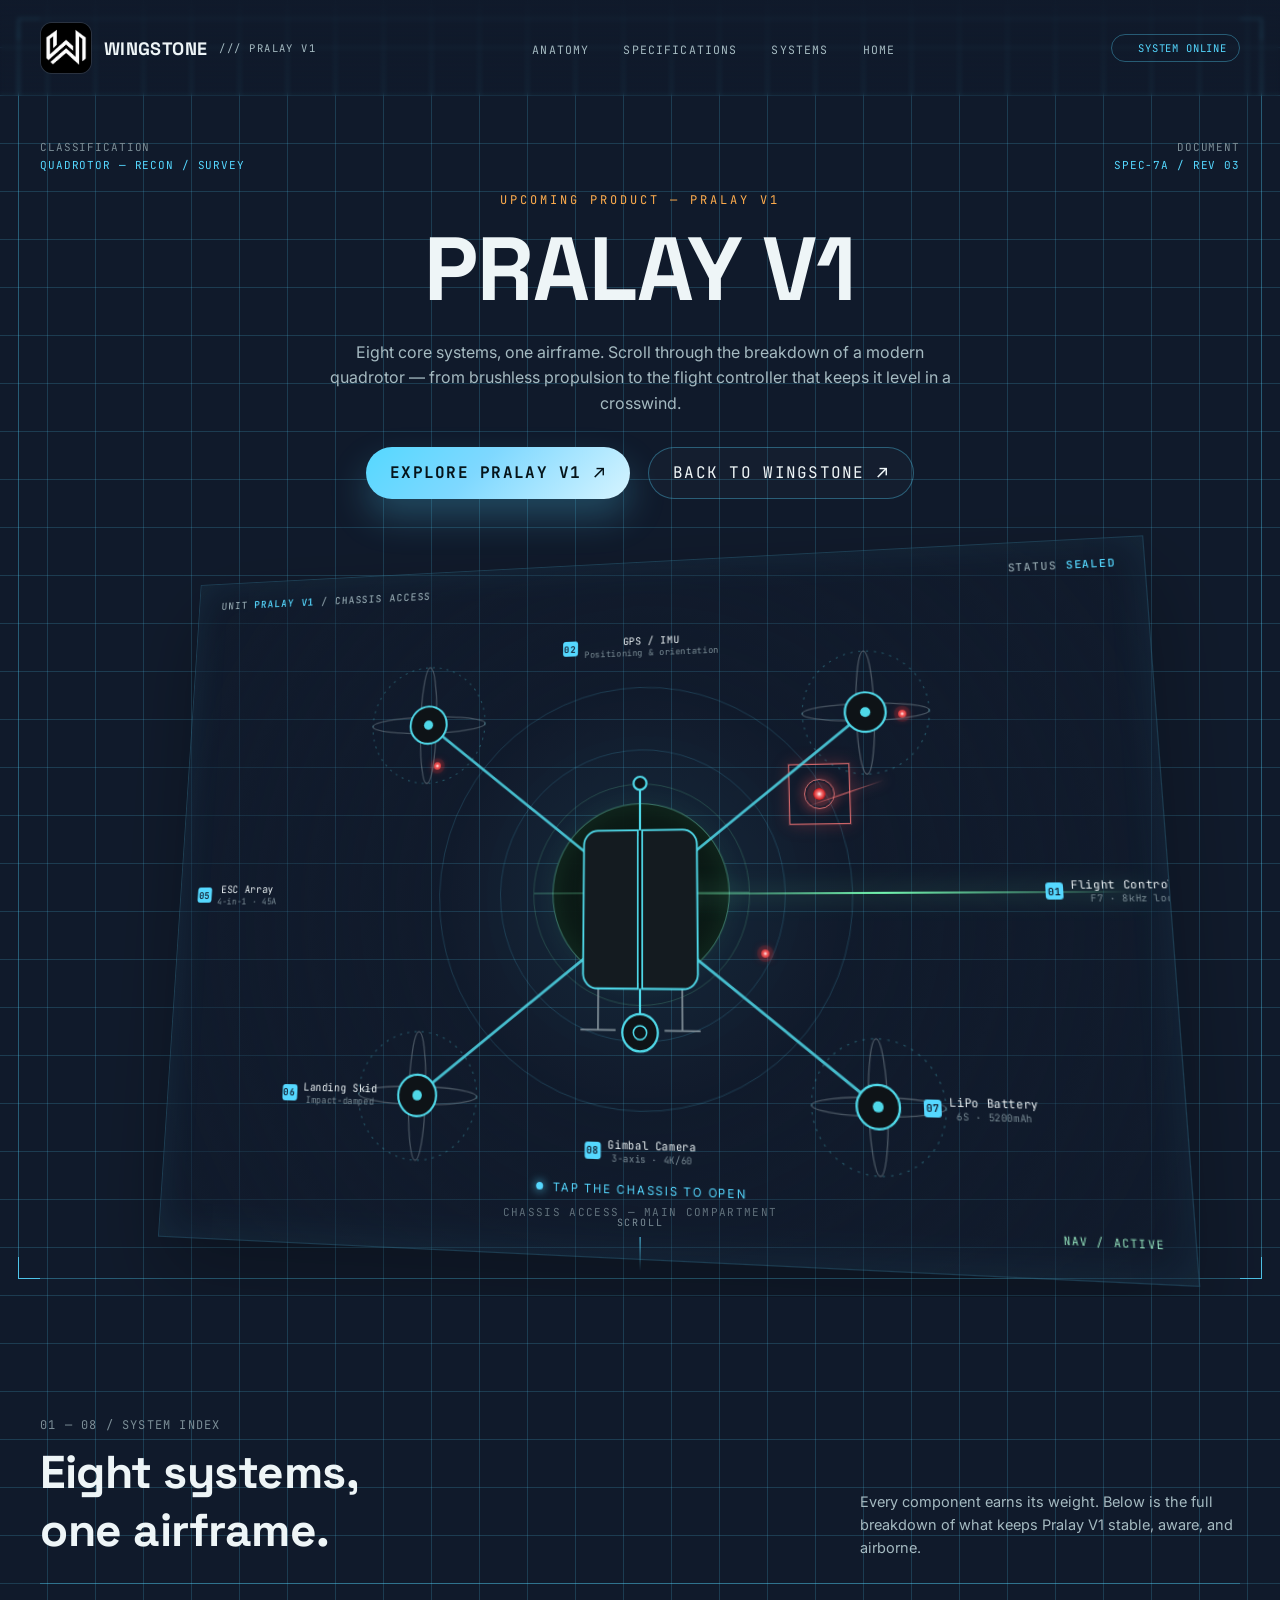
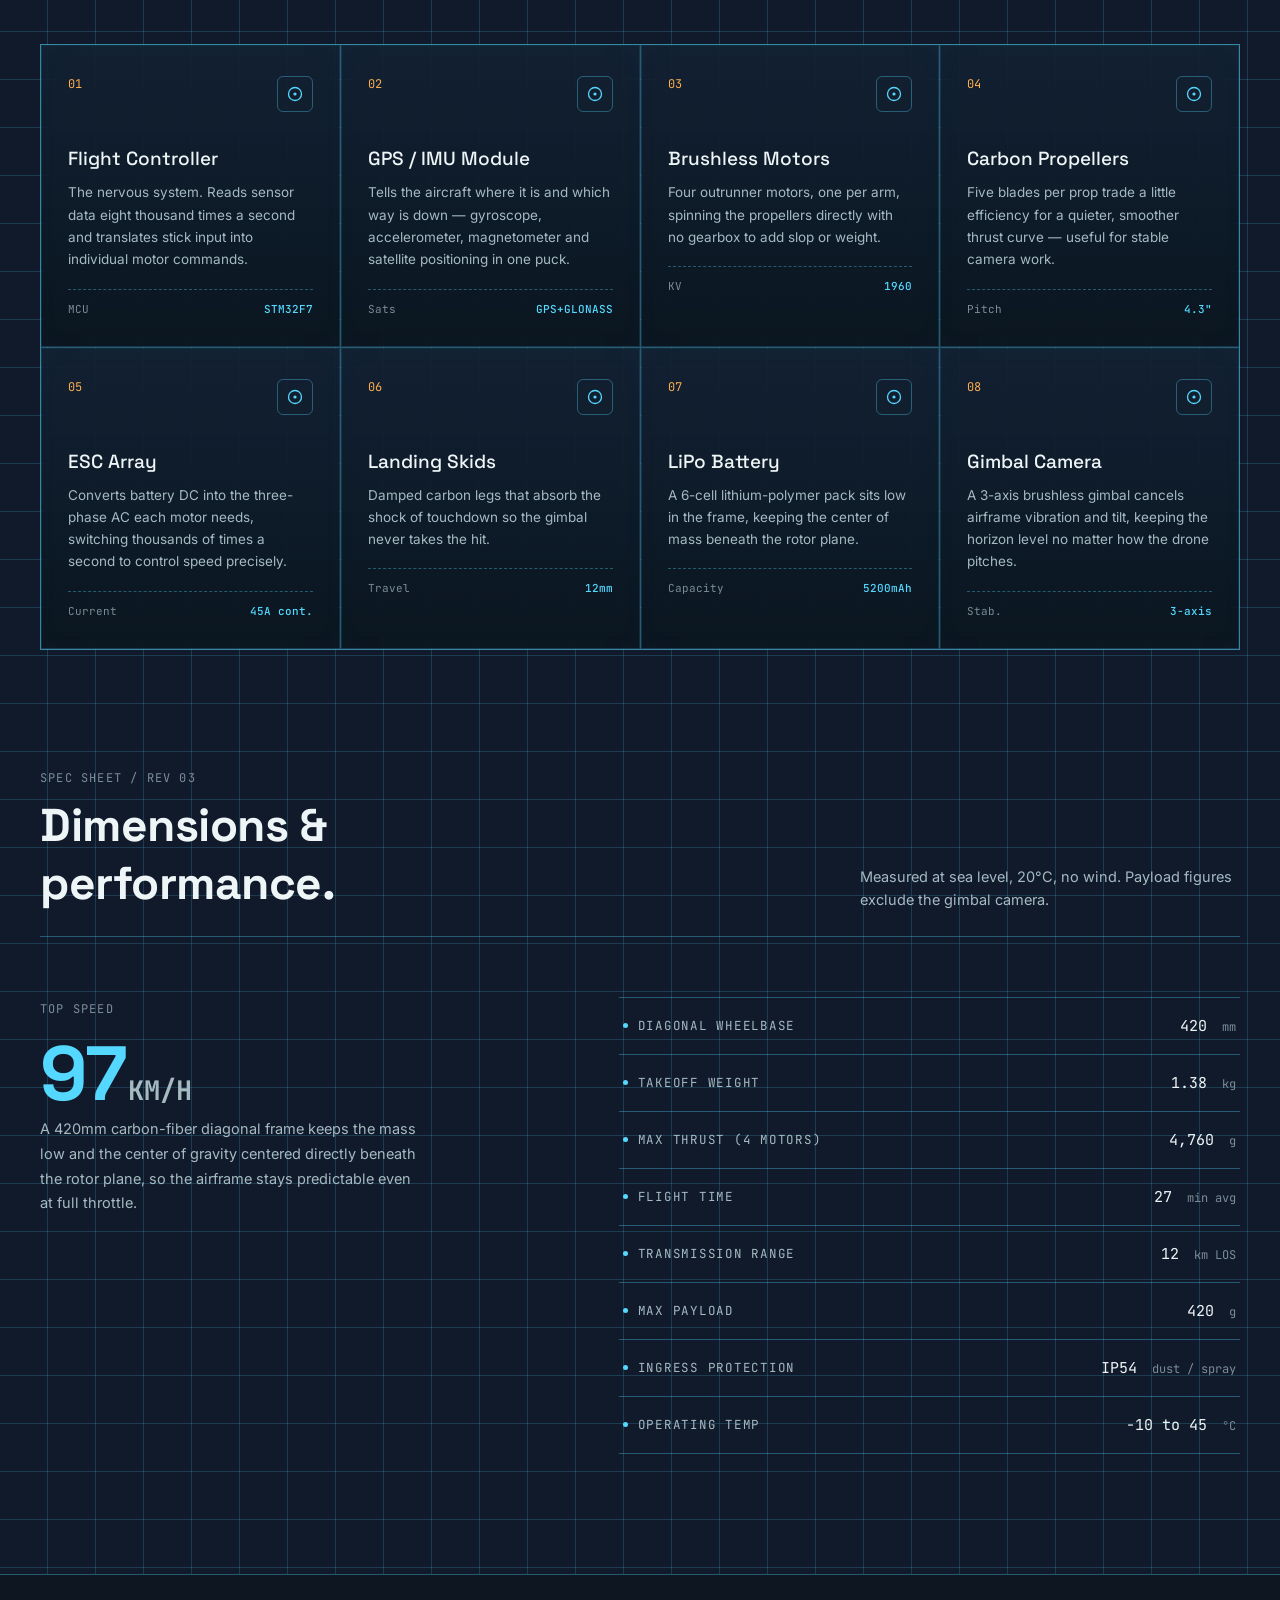
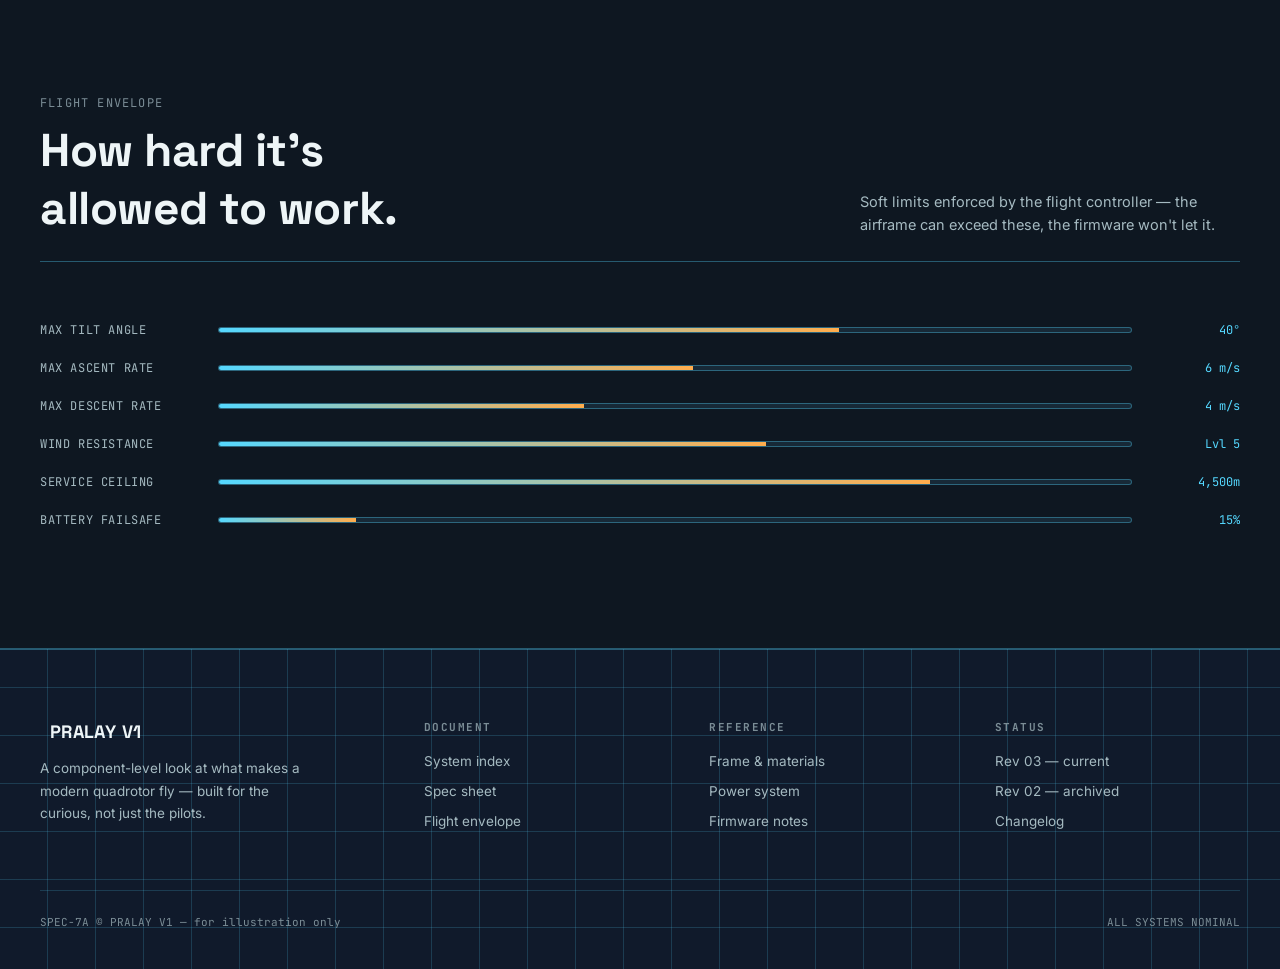
<file: axiom-7-drone-anatomy.html>
<!DOCTYPE html>
<html lang="en">
<head>
<meta charset="UTF-8">
<meta name="viewport" content="width=device-width, initial-scale=1.0">
<title>PRALAY V1 — Upcoming Product</title>
<link rel="preconnect" href="https://fonts.googleapis.com">
<link href="https://fonts.googleapis.com/css2?family=Space+Grotesk:wght@400;500;700&family=JetBrains+Mono:wght@400;500;600&family=Inter:wght@400;500&display=swap" rel="stylesheet">
<style>
  :root{
    --bg: #101a2b;
    --bg-alt: #0e1721;
    --panel: #172937;
    --line: rgba(85,216,255,0.18);
    --line-strong: rgba(85,216,255,0.35);
    --cyan: #55d8ff;
    --cyan-dim: rgba(85,216,255,0.55);
    --amber: #ffad4d;
    --ink: #101a2b;
    --paper: #f4f1e8;
    --text: #eef5f7;
    --text-dim: #a5bac1;
    --text-faint: #7b8d96;
    --mono: 'JetBrains Mono', monospace;
    --display: 'Space Grotesk', sans-serif;
    --body: 'Inter', sans-serif;
  }
  *{ margin:0; padding:0; box-sizing:border-box; }
  html{ scroll-behavior:smooth; }
  body{
    background:var(--bg);
    color:var(--text);
    font-family:var(--body);
    overflow-x:hidden;
    background-image:
      linear-gradient(var(--line) 1px, transparent 1px),
      linear-gradient(90deg, var(--line) 1px, transparent 1px);
    background-size: 48px 48px;
    background-position: -1px -1px;
  }
  ::selection{ background:var(--cyan); color:#051018; }

  a{ color:inherit; text-decoration:none; }

  .mono{ font-family:var(--mono); }

  /* ---------- NAV ---------- */
  header{
    position:fixed; top:0; left:0; right:0; z-index:50;
    display:flex; align-items:center; justify-content:space-between;
    padding: 22px 40px;
    background:linear-gradient(to bottom, rgba(16,26,43,0.92), rgba(16,26,43,0));
    backdrop-filter: blur(2px);
  }
  .brand{
    display:flex; align-items:center; gap:10px;
    font-family:var(--display); font-weight:700; font-size:18px;
    letter-spacing:0.02em;
  }
  .brand-logo{
    display:inline-flex; align-items:center; justify-content:center;
    width:52px; height:52px; border-radius:12px;
    background:rgba(0,0,0,0.12); border:1px solid rgba(255,255,255,0.12);
    overflow:hidden; flex-shrink:0;
  }
  .brand-logo img{
    display:block; width:100%; height:100%; object-fit:cover;
  }
  .brand-copy{
    display:flex; align-items:center; gap:10px;
  }
  @keyframes pulse-dot{ 0%,100%{opacity:1;} 50%{opacity:.35;} }
  .brand .sub{
    font-family:var(--mono); font-weight:400; font-size:10.5px;
    color:var(--text-dim); letter-spacing:0.14em; margin-left:2px;
  }
  nav ul{ list-style:none; display:flex; gap:34px; }
  nav a{
    font-family:var(--mono); font-size:11.5px; letter-spacing:0.1em;
    color:var(--text-dim); text-transform:uppercase;
    position:relative; padding-bottom:3px; transition:color .25s ease;
  }
  nav a::after{
    content:''; position:absolute; left:0; bottom:0; width:0; height:1px;
    background:var(--cyan); transition:width .25s ease;
  }
  nav a:hover{ color:var(--text); }
  nav a:hover::after{ width:100%; }
  .status-chip{
    display:flex; align-items:center; gap:8px;
    font-family:var(--mono); font-size:10.5px; color:var(--cyan);
    border:1px solid var(--line-strong); padding:6px 12px; border-radius:100px;
    letter-spacing:0.08em;
  }

  /* ---------- HERO ---------- */
  .hero{
    position:relative;
    min-height:100vh;
    display:flex; flex-direction:column;
    justify-content:center;
    padding: 140px 40px 60px;
    overflow:hidden;
  }
  .hero-frame{
    position:absolute; inset:18px;
    border:1px solid var(--line-strong);
    pointer-events:none;
  }
  .corner{
    position:absolute; width:22px; height:22px;
    border:1.5px solid var(--cyan);
    opacity:0.85;
  }
  .corner.tl{ top:-1px; left:-1px; border-right:none; border-bottom:none; }
  .corner.tr{ top:-1px; right:-1px; border-left:none; border-bottom:none; }
  .corner.bl{ bottom:-1px; left:-1px; border-right:none; border-top:none; }
  .corner.br{ bottom:-1px; right:-1px; border-left:none; border-top:none; }

  .hero-top{
    display:flex; justify-content:space-between; align-items:flex-start;
    max-width:1400px; width:100%; margin:0 auto 20px;
    font-family:var(--mono); font-size:11px; color:var(--text-dim);
    letter-spacing:0.08em;
  }
  .hero-top .col{ display:flex; flex-direction:column; gap:4px; }
  .hero-top .col span.k{ color:var(--text-faint); }
  .hero-top .col span.v{ color:var(--cyan); }
  .hero-top .col.right{ text-align:right; }

  .hero-main{
    position:relative;
    max-width:1400px; width:100%; margin:0 auto;
    display:grid;
    grid-template-columns: 1fr;
    align-items:center;
    text-align:center;
    perspective:1200px;
    transform-style:preserve-3d;
  }
  .eyebrow{
    font-family:var(--mono); font-size:12px; color:var(--amber);
    letter-spacing:0.25em; text-transform:uppercase; margin-bottom:18px;
  }
  h1.title{
    font-family:var(--display); font-weight:700;
    font-size: clamp(46px, 7vw, 108px);
    line-height:0.98; letter-spacing:-0.01em;
    color:var(--text);
  }
  h1.title .accent{ color:var(--cyan); }
  .hero-sub{
    max-width:640px; margin:26px auto 0;
    font-size:16px; line-height:1.6; color:var(--text-dim);
  }

  .hero-actions{
    display:flex; align-items:center; justify-content:center; gap:18px;
    flex-wrap:wrap; margin-top:30px;
  }

  .explore-btn,
  .ghost-btn{
    display:inline-flex; align-items:center; justify-content:center; gap:12px;
    min-height:52px; padding:0 24px; border-radius:999px; font-family:var(--mono);
    letter-spacing:0.08em; text-transform:uppercase; transition:transform .25s ease, box-shadow .25s ease, border-color .25s ease;
    text-decoration:none;
  }

  .explore-btn{
    background:linear-gradient(135deg, var(--cyan), #7ed8ff 42%, #d6f4ff 100%);
    color:#06141a; box-shadow:0 18px 36px rgba(85,216,255,0.25); font-weight:700;
  }

  .explore-btn em,
  .ghost-btn em{
    font-style:normal; font-size:18px; line-height:1;
  }

  .ghost-btn{
    background:rgba(255,255,255,0.02); color:var(--text); border:1px solid var(--line-strong);
    backdrop-filter: blur(8px);
  }

  .explore-btn:hover,
  .ghost-btn:hover{
    transform:translateY(-2px); box-shadow:0 22px 42px rgba(85,216,255,0.18);
  }

  .diagram-wrap{
    position:relative;
    width:100%;
    max-width:1000px;
    margin: 50px auto 0;
    aspect-ratio: 900 / 620;
    border:1px solid rgba(85,216,255,0.18);
    background:radial-gradient(circle at center, rgba(85,216,255,0.08), rgba(16,26,43,0.12) 34%, rgba(16,26,43,0.6) 100%);
    box-shadow: inset 0 0 40px rgba(85,216,255,0.08), 0 35px 80px rgba(0,0,0,0.28);
    transform: rotateX(10deg) rotateY(-10deg);
    transform-style: preserve-3d;
    animation: hover-surface 10s ease-in-out infinite alternate;
    overflow:hidden;
    cursor:pointer;
  }

  .diagram-wrap.opened .hint { opacity:0; }
  .diagram-wrap.opened .shell.left { transform: translate(-120px,-52px) rotate(-30deg) scale(1.02); opacity:.08; filter: blur(1px); }
  .diagram-wrap.opened .shell.right { transform: translate(120px,-52px) rotate(30deg) scale(1.02); opacity:.08; filter: blur(1px); }
  .diagram-wrap.opened .reveal-layer { opacity:1; transform:scale(1.03) translateY(-10px); }
  .diagram-wrap.opened .radar-scene { filter:saturate(1.18) brightness(1.12); }

  .touch-hud{
    position:absolute; top:18px; left:0; right:0; z-index:6;
    display:flex; justify-content:space-between; align-items:center;
    padding:0 26px; font-size:11px; letter-spacing:.08em; color:var(--text-dim);
    font-family:var(--mono); pointer-events:none;
  }
  .touch-hud b{ color:var(--cyan); font-weight:500; }

  .radar-scene {
    position:absolute; inset:0; z-index:0; pointer-events:none; transition: filter .75s ease;
  }
  .radar-core {
    position:absolute; left:50%; top:50%; width:180px; height:180px;
    transform:translate(-50%,-50%); border-radius:50%;
    background:radial-gradient(circle, rgba(118,255,180,0.16) 0%, rgba(12,29,23,0.97) 32%, rgba(8,15,13,0.98) 100%);
    border:1px solid rgba(143,255,188,0.32);
    box-shadow:inset 0 0 28px rgba(90,255,160,0.12), 0 0 26px rgba(90,255,160,0.08);
  }
  .radar-pulse { position:absolute; left:50%; top:50%; width:120px; height:120px; border:1px solid rgba(126,255,190,0.42); border-radius:50%; transform:translate(-50%,-50%); opacity:0; animation:radarPulse 3.4s ease-out infinite; }
  .pulse-one { animation-delay:0s; }
  .pulse-two { width:180px; height:180px; animation-delay:1.4s; }
  .radar-crosshair { position:absolute; left:50%; top:50%; width:220px; height:220px; transform:translate(-50%,-50%); border-radius:50%; border:1px solid rgba(126,255,190,0.18); }
  .radar-crosshair::before, .radar-crosshair::after { content:''; position:absolute; left:50%; top:50%; transform:translate(-50%,-50%); background:rgba(126,255,190,0.42); }
  .radar-crosshair::before { width:1px; height:100%; }
  .radar-crosshair::after { width:100%; height:1px; }
  .radar-ring { position:absolute; border:1px solid rgba(141,255,190,0.38); border-radius:50%; left:50%; top:50%; transform:translate(-50%,-50%); opacity:.75; }
  .ring-one { width:420px; height:420px; }
  .ring-two { width:290px; height:290px; }
  .ring-three { width:180px; height:180px; }
  .radar-badges { position:absolute; inset:0; }
  .contact { position:absolute; display:block; width:8px; height:8px; border-radius:50%; background:radial-gradient(circle, rgba(255,255,255,1) 0%, rgba(255,90,90,.95) 35%, rgba(255,35,35,.7) 100%); box-shadow:0 0 8px rgba(255,55,55,.8), 0 0 0 4px rgba(255,55,55,.12); animation:contactBlink 2.5s ease-in-out infinite; }
  .contact-a { left:28%; top:30%; }
  .contact-b { left:62%; top:58%; animation-delay:.7s; }
  .contact-c { left:76%; top:24%; animation-delay:1.4s; }
  .radar-target { position:absolute; left:68%; top:36%; width:30px; height:30px; transform:translate(-50%,-50%); animation:targetDrift 7s ease-in-out infinite alternate; }
  .target-blip { position:absolute; left:50%; top:50%; width:12px; height:12px; transform:translate(-50%,-50%); border-radius:50%; background:radial-gradient(circle, rgba(255,255,255,.98) 0%, rgba(255,120,120,.95) 30%, rgba(255,30,30,.8) 65%, rgba(18,10,10,.9) 100%); box-shadow:0 0 0 6px rgba(255,80,80,.12), 0 0 18px rgba(255,80,80,.8); }
  .target-ring { position:absolute; left:50%; top:50%; width:30px; height:30px; transform:translate(-50%,-50%); border:1px solid rgba(255,128,128,.8); border-radius:50%; box-shadow:0 0 14px rgba(255,80,80,.4); }
  .target-box { position:absolute; left:50%; top:50%; width:60px; height:60px; transform:translate(-50%,-50%); border:1px solid rgba(255,120,120,.8); box-shadow:0 0 0 1px rgba(255,120,120,.14), 0 0 16px rgba(255,80,80,.25); animation:boxPulse 2.2s ease-in-out infinite; }
  .radar-target::before { content:''; position:absolute; left:50%; top:50%; width:82px; height:1px; transform:translate(-16px,-50%) rotate(-18deg); background:linear-gradient(90deg, rgba(255,120,120,0), rgba(255,120,120,.9), rgba(255,120,120,0)); box-shadow:0 0 12px rgba(255,120,120,.65); }
  .radar-sweep { position:absolute; left:50%; top:50%; width:48%; height:2px; background:linear-gradient(90deg, rgba(120,255,182,0), rgba(120,255,182,.95), rgba(120,255,182,0)); transform-origin:left center; animation:sweep 5s linear infinite; box-shadow:0 0 22px rgba(120,255,182,.7); }
  .radar-label { position:absolute; right:26px; bottom:26px; color:rgba(166,255,210,.9); font:10px var(--mono); letter-spacing:.12em; text-transform:uppercase; }

  .radar-ring{
    position:absolute; left:50%; top:50%;
    border:1px solid var(--line-strong);
    border-radius:50%;
    transform:translate(-50%,-50%);
    opacity:0.5;
  }
  .diagram-svg{ position:absolute; inset:0; width:100%; height:100%; }
  .scanline{
    position:absolute; left:6%; right:6%; height:1px;
    background:linear-gradient(90deg, transparent, var(--cyan), transparent);
    opacity:0.75;
    animation: sweep 5s ease-in-out infinite;
    filter: drop-shadow(0 0 6px var(--cyan));
  }

  .shell{ transition: transform .7s cubic-bezier(.2,.85,.25,1), opacity .7s ease; transform-origin:center; }
  .shell.left{ transform: translate(0,0) rotate(0deg); }
  .shell.right{ transform: translate(0,0) rotate(0deg); }

  .reveal-layer{ opacity:0; transform:scale(.9) translateY(12px); transform-origin:450px 320px; transition: opacity .5s ease .18s, transform .7s cubic-bezier(.18,.8,.22,1) .18s; }
  .trace{
    fill:none; stroke-linecap:round;
    transition: stroke-dashoffset .9s cubic-bezier(.3,.7,.2,1);
  }
  .trace:nth-of-type(1){ transition-delay:.05s; }
  .trace:nth-of-type(2){ transition-delay:.1s; }
  .trace:nth-of-type(3){ transition-delay:.15s; }
  .trace:nth-of-type(4){ transition-delay:.2s; }
  .trace:nth-of-type(5){ transition-delay:.3s; }
  .trace:nth-of-type(6){ transition-delay:.35s; }
  .trace:nth-of-type(7){ transition-delay:.4s; }
  .trace:nth-of-type(8){ transition-delay:.45s; }
  .trace:nth-of-type(9){ transition-delay:.55s; }
  .trace:nth-of-type(10){ transition-delay:.6s; }
  .diagram-wrap.opened .trace{ stroke-dashoffset:0; }
  .diagram-wrap.opened .trace:nth-of-type(1), .diagram-wrap.opened .trace:nth-of-type(3), .diagram-wrap.opened .trace:nth-of-type(5), .diagram-wrap.opened .trace:nth-of-type(7) { filter: drop-shadow(0 0 8px rgba(255,93,108,.7)); }
  .pin{ opacity:0; transition: opacity .4s ease; }
  .diagram-wrap.opened .pin{ opacity:1; transition-delay: 1.1s; }

  .hint{
    position:absolute; left:50%; bottom:8%; transform:translateX(-50%);
    display:flex; align-items:center; gap:10px;
    font-size:11px; letter-spacing:.16em; color:var(--cyan);
    opacity:1; transition:opacity .5s ease;
    pointer-events:none;
    z-index:2;
  }
  .hint .pulse-dot{
    width:7px; height:7px; border-radius:50%; background:var(--cyan);
    box-shadow:0 0 10px var(--cyan);
    animation: blink 1.4s ease-in-out infinite;
  }
  @keyframes blink{ 0%,100%{opacity:1;} 50%{opacity:.25;} }

  .close-btn{
    position:absolute; top:18px; right:18px; z-index:10;
    font-family:var(--mono); font-size:10.5px; letter-spacing:.12em; color:var(--text-dim);
    border:1px solid var(--line-strong); padding:7px 14px; border-radius:100px;
    opacity:0; pointer-events:none; transition:opacity .4s ease, transform .35s ease, box-shadow .35s ease;
    background:rgba(10,13,16,0.65); box-shadow:none; cursor:pointer;
  }
  .diagram-wrap.opened ~ .close-btn{ opacity:1; pointer-events:auto; transform:translateY(-2px); box-shadow:0 0 18px rgba(85,216,255,0.18); }
  .close-btn:hover{ color:var(--cyan); border-color:var(--cyan-dim); box-shadow:0 0 18px rgba(85,216,255,0.18); }

  .caption{
    position:absolute; bottom:18px; left:0; right:0; text-align:center;
    font-family:var(--mono); font-size:11px; letter-spacing:.12em;
    color:var(--text-faint); pointer-events:none;
  }
  @keyframes sweep{
    0%{ top:8%; opacity:0; }
    10%{ opacity:.8;}
    50%{ top:92%; opacity:.8; }
    60%{ opacity:0;}
    100%{ top:92%; opacity:0; }
  }

  .marker{
    position:absolute;
    width:20px; height:20px;
    transform:translate(-50%,-50%);
    display:flex; align-items:center; justify-content:center;
  }
  .marker .ring{
    position:absolute; inset:0; border-radius:50%;
    border:1px solid var(--cyan-dim);
    animation: ring-pulse 2.6s ease-out infinite;
  }
  .marker .core{
    width:6px; height:6px; border-radius:50%;
    background:var(--cyan); box-shadow:0 0 8px var(--cyan);
  }
  @keyframes ring-pulse{
    0%{ transform:scale(0.5); opacity:0.9; }
    100%{ transform:scale(2.4); opacity:0; }
  }
  .tag{
    position:absolute;
    font-family:var(--mono); font-size:10.5px; letter-spacing:0.06em;
    color:var(--text-dim); white-space:nowrap;
    display:flex; align-items:center; gap:7px;
    opacity:0; animation:tag-in 0.6s ease forwards;
  }
  .tag .idx{
    color:var(--bg); background:var(--cyan);
    font-weight:600; font-size:9.5px;
    width:16px; height:16px; border-radius:3px;
    display:flex; align-items:center; justify-content:center;
  }
  .tag .label{ color:var(--text); }
  .tag .label small{ display:block; color:var(--text-faint); font-size:9px; font-weight:400; }
  @keyframes tag-in{ to{ opacity:1; } }

  @keyframes hover-surface {
    0% { transform: rotateX(9deg) rotateY(-9deg) translateY(0px); }
    50% { transform: rotateX(12deg) rotateY(8deg) translateY(-10px); }
    100% { transform: rotateX(7deg) rotateY(-6deg) translateY(6px); }
  }

  @keyframes glow-drift {
    0%, 100% { box-shadow: 0 0 18px rgba(85,216,255,0.14), 0 0 30px rgba(85,216,255,0.08); }
    50% { box-shadow: 0 0 26px rgba(85,216,255,0.24), 0 0 46px rgba(85,216,255,0.12); }
  }

  @keyframes radarPulse {
    0% { opacity:0; transform:translate(-50%,-50%) scale(.6); }
    20% { opacity:1; }
    60% { opacity:.3; }
    100% { opacity:0; transform:translate(-50%,-50%) scale(1.8); }
  }
  @keyframes targetDrift {
    0% { transform:translate(-50%,-50%) translate(0,0) scale(1); }
    25% { transform:translate(-50%,-50%) translate(-18px,-16px) scale(1.08); }
    50% { transform:translate(-50%,-50%) translate(8px,-22px) scale(1); }
    75% { transform:translate(-50%,-50%) translate(22px,10px) scale(1.08); }
    100% { transform:translate(-50%,-50%) translate(-10px,18px) scale(1); }
  }
  @keyframes contactBlink {
    0%,100% { opacity:.45; transform:scale(.9); }
    50% { opacity:1; transform:scale(1.4); }
  }
  @keyframes boxPulse {
    0%,100% { box-shadow:0 0 0 1px rgba(255,120,120,.14), 0 0 16px rgba(255,80,80,.25); }
    50% { box-shadow:0 0 0 3px rgba(255,120,120,.12), 0 0 26px rgba(255,80,80,.5); }
  }

  .scroll-cue{
    position:absolute; bottom:26px; left:50%; transform:translateX(-50%);
    display:flex; flex-direction:column; align-items:center; gap:8px;
    font-family:var(--mono); font-size:10px; color:var(--text-faint);
    letter-spacing:0.18em;
  }
  .scroll-cue .line{
    width:1px; height:34px;
    background:linear-gradient(var(--cyan), transparent);
    animation: cue-move 1.8s ease-in-out infinite;
  }
  @keyframes cue-move{ 0%{opacity:0.2;} 50%{opacity:1;} 100%{opacity:0.2;} }

  @media (max-width: 980px) {
    header{
      padding: 18px 22px;
      flex-wrap: wrap;
      gap: 14px 20px;
    }
    nav ul{
      gap: 16px 22px;
      flex-wrap: wrap;
      justify-content: center;
    }
    .hero{
      padding: 120px 20px 52px;
    }
    .hero-top{
      flex-direction: column;
      align-items: flex-start;
      gap: 8px;
    }
    .hero-top .col.right{
      text-align: left;
    }
    .hero-sub{ max-width: 560px; }
    .diagram-wrap{
      max-width: 760px;
      aspect-ratio: 760 / 520;
      margin-top: 36px;
    }
    .touch-hud{
      padding: 0 14px;
      font-size: 9px;
      letter-spacing: 0.06em;
    }
    .radar-core{ width: 140px; height: 140px; }
    .radar-crosshair{ width: 180px; height: 180px; }
    .ring-one{ width: 300px; height: 300px; }
    .ring-two{ width: 220px; height: 220px; }
    .ring-three{ width: 150px; height: 150px; }
    .tag{ font-size: 9px; }
    .tag .idx{ width: 14px; height: 14px; }
  }

  @media (max-width: 760px) {
    header{
      padding: 16px 14px;
    }
    .brand{
      font-size: 14px;
    }
    nav ul{
      gap: 10px 14px;
    }
    nav a{
      font-size: 9px;
      letter-spacing: 0.08em;
    }
    .status-chip{
      display: none;
    }
    .hero-main{
      text-align: left;
    }
    .eyebrow{
      letter-spacing: 0.18em;
      margin-bottom: 14px;
    }
    .hero-sub{
      margin-left: 0;
      font-size: 15px;
    }
    .hero-actions{
      justify-content: flex-start;
      gap: 12px;
    }
    .explore-btn,
    .ghost-btn{
      width: 100%;
      max-width: 260px;
    }
    .diagram-wrap{
      max-width: 640px;
      aspect-ratio: 1 / 1.08;
      margin-top: 26px;
    }
    .touch-hud{
      top: 12px;
      flex-direction: column;
      align-items: flex-start;
      gap: 4px;
    }
    .hint{
      font-size: 8.5px;
      letter-spacing: 0.1em;
      bottom: 14px;
    }
    .close-btn{
      top: 10px;
      right: 10px;
      font-size: 8px;
      padding: 6px 10px;
    }
    .caption{
      font-size: 9px;
      letter-spacing: 0.08em;
      bottom: 12px;
    }
    .tag{
      font-size: 8px;
      transform: scale(0.9);
      transform-origin: center;
    }
    .tag .idx{
      width: 12px;
      height: 12px;
      font-size: 7px;
    }
    .section-head{
      flex-direction: column;
      align-items: flex-start;
      margin-bottom: 40px;
    }
    section{
      padding: 90px 18px;
    }
    .anatomy-grid{
      grid-template-columns: repeat(2, minmax(0, 1fr));
    }
    .spec-sheet{
      grid-template-columns: 1fr;
      gap: 36px;
    }
    .spec-sheet .lead{
      position: static;
    }
    .env-row{
      grid-template-columns: 1fr;
      gap: 10px;
    }
    .env-row .value{
      text-align: left;
    }
  }

  @media (max-width: 500px) {
    .brand .sub{ display: none; }
    nav ul{ justify-content: flex-start; }
    .hero-top .col span.v{ font-size: 10px; }
    .hero-actions{ margin-top: 22px; }
    .diagram-wrap{ margin-top: 22px; }
    .tag{ display: none; }
    .anatomy-grid{ grid-template-columns: 1fr; }
    .ghost-btn, .explore-btn{ max-width: none; }
  }

  /* ---------- SECTION SHELL ---------- */
  section{ position:relative; padding: 120px 40px; }
  .section-inner{ max-width:1300px; margin:0 auto; }
  .section-head{
    display:flex; justify-content:space-between; align-items:flex-end;
    gap:30px; margin-bottom:60px; flex-wrap:wrap;
    border-bottom:1px solid var(--line-strong);
    padding-bottom:24px;
  }
  .section-head .num{
    font-family:var(--mono); color:var(--text-faint); font-size:12px;
    letter-spacing:0.1em; margin-bottom:10px; display:block;
  }
  .section-head h2{
    font-family:var(--display); font-weight:700;
    font-size:clamp(30px,4vw,46px); letter-spacing:-0.01em;
  }
  .section-head p{
    max-width:380px; color:var(--text-dim); font-size:14.5px; line-height:1.6;
  }

  /* ---------- ANATOMY GRID ---------- */
  .anatomy-grid{
    display:grid;
    grid-template-columns:repeat(4, 1fr);
    gap:1px;
    background:var(--line-strong);
    border:1px solid var(--line-strong);
  }
  .part-card{
    background:linear-gradient(180deg, rgba(16,26,43,0.9), rgba(9,18,27,0.95));
    padding:30px 26px;
    transition: background .3s ease, transform .3s ease, box-shadow .3s ease, border-color .3s ease;
    position:relative;
    border:1px solid rgba(85,216,255,0.12);
    box-shadow: inset 0 0 26px rgba(85,216,255,0.02);
    transform: translateY(0) rotateX(0deg);
  }
  .part-card:hover{ background:linear-gradient(180deg, rgba(18,33,47,0.96), rgba(11,20,29,1)); transform: translateY(-6px) rotateX(3deg); box-shadow: 0 18px 38px rgba(15, 25, 33, 0.32), inset 0 0 30px rgba(85,216,255,0.08); border-color: rgba(85,216,255,0.35); }
  .part-card .top-row{
    display:flex; justify-content:space-between; align-items:flex-start;
    margin-bottom:34px;
  }
  .part-card .idx{
    font-family:var(--mono); font-size:12px; color:var(--amber);
  }
  .part-card .glyph{
    width:36px; height:36px;
    border:1px solid var(--line-strong); border-radius:6px;
    display:flex; align-items:center; justify-content:center;
    color:var(--cyan);
  }
  .part-card h3{
    font-family:var(--display); font-weight:500; font-size:19px;
    margin-bottom:10px;
  }
  .part-card p{
    color:var(--text-dim); font-size:13.5px; line-height:1.65;
    margin-bottom:18px;
  }
  .part-card .spec{
    display:flex; justify-content:space-between;
    font-family:var(--mono); font-size:11px; color:var(--text-faint);
    border-top:1px dashed var(--line-strong); padding-top:12px;
  }
  .part-card .spec b{ color:var(--cyan); font-weight:500; }

  /* ---------- SPEC SHEET ---------- */
  .spec-sheet{
    display:grid; grid-template-columns: 0.9fr 1.1fr; gap:70px;
    align-items:start;
  }
  .spec-sheet .lead{
    position:sticky; top:120px;
  }
  .spec-sheet .lead .big-stat{
    font-family:var(--display); font-weight:700;
    font-size:clamp(56px,6vw,86px); color:var(--cyan); line-height:1;
    margin: 18px 0 6px;
  }
  .spec-sheet .lead .big-stat span{ font-size:0.35em; color:var(--text-dim); font-family:var(--mono);}
  .spec-sheet .lead p{ color:var(--text-dim); font-size:14.5px; line-height:1.7; max-width:380px; }

  .spec-table{ border-top:1px solid var(--line-strong); }
  .spec-row{
    display:grid; grid-template-columns: 1fr auto;
    padding:18px 4px; border-bottom:1px solid var(--line-strong);
    font-family:var(--mono);
  }
  .spec-row .label{
    color:var(--text-dim); font-size:12.5px; letter-spacing:0.06em; text-transform:uppercase;
    display:flex; align-items:center; gap:10px;
  }
  .spec-row .label::before{
    content:''; width:5px; height:5px; background:var(--cyan); border-radius:50%; flex:none;
  }
  .spec-row .val{ font-size:15px; color:var(--text); }
  .spec-row .val em{ color:var(--text-faint); font-style:normal; font-size:12px; margin-left:6px; }

  /* ---------- SYSTEMS / FLIGHT ENVELOPE ---------- */
  .systems{
    background:var(--bg-alt);
    border-top:1px solid var(--line-strong);
    border-bottom:1px solid var(--line-strong);
  }
  .env-bars{ display:flex; flex-direction:column; gap:22px; }
  .env-row{ display:grid; grid-template-columns: 160px 1fr 90px; align-items:center; gap:18px; }
  .env-row .name{ font-family:var(--mono); font-size:12px; color:var(--text-dim); letter-spacing:0.05em; }
  .env-row .track{
    height:6px; background:var(--panel); border:1px solid var(--line-strong); border-radius:4px; overflow:hidden;
  }
  .env-row .fill{
    height:100%; background:linear-gradient(90deg, var(--cyan), var(--amber));
    width:0%;
    transition: width 1.4s cubic-bezier(.2,.8,.2,1);
  }
  .env-row .fill.visible{ width: var(--w); }
  .env-row .value{ font-family:var(--mono); font-size:12px; color:var(--cyan); text-align:right; }

  /* ---------- FOOTER ---------- */
  footer{
    padding:70px 40px 40px;
    border-top:1px solid var(--line-strong);
  }
  .footer-grid{
    max-width:1300px; margin:0 auto;
    display:grid; grid-template-columns:1.4fr 1fr 1fr 1fr; gap:40px;
  }
  footer h4{
    font-family:var(--mono); font-size:11px; color:var(--text-faint);
    letter-spacing:0.14em; margin-bottom:16px; text-transform:uppercase;
  }
  footer ul{ list-style:none; display:flex; flex-direction:column; gap:10px; }
  footer a{ color:var(--text-dim); font-size:13.5px; transition:color .2s ease; }
  footer a:hover{ color:var(--cyan); }
  .foot-bottom{
    max-width:1300px; margin:60px auto 0;
    display:flex; justify-content:space-between; align-items:center;
    font-family:var(--mono); font-size:11px; color:var(--text-faint);
    padding-top:24px; border-top:1px solid var(--line);
    flex-wrap:wrap; gap:12px;
  }

  @media (max-width: 980px){
    .anatomy-grid{ grid-template-columns:repeat(2,1fr); }
    .spec-sheet{ grid-template-columns:1fr; }
    .spec-sheet .lead{ position:static; }
    footer .footer-grid{ grid-template-columns:1fr 1fr; }
    nav{ display:none; }
  }
  @media (max-width: 560px){
    .anatomy-grid{ grid-template-columns:1fr; }
    header{ padding:18px 20px; }
    section{ padding:80px 20px; }
    .hero{ padding:120px 20px 40px; }
    .footer-grid{ grid-template-columns:1fr; }
  }

  @media (prefers-reduced-motion: reduce){
    *{ animation-duration:0.01ms !important; animation-iteration-count:1 !important; transition-duration:0.01ms !important; }
  }
</style>
</head>
<body>

<header>
  <div class="brand">
    <a href="index.html" style="display:flex; align-items:center; gap:12px;">
      <span class="brand-logo"><img src="logo.png" alt="Wingstone logo" /></span>
      <span class="brand-copy">WINGSTONE <span class="sub">/// PRALAY V1</span></span>
    </a>
  </div>
  <nav>
    <ul>
      <li><a href="#anatomy">Anatomy</a></li>
      <li><a href="#specifications">Specifications</a></li>
      <li><a href="#systems">Systems</a></li>
      <li><a href="index.html">Home</a></li>
    </ul>
  </nav>
  <div class="status-chip"><span class="dot" style="width:6px;height:6px;"></span>SYSTEM ONLINE</div>
</header>

<section class="hero">
  <div class="hero-frame">
    <div class="corner tl"></div><div class="corner tr"></div>
    <div class="corner bl"></div><div class="corner br"></div>
  </div>

  <div class="hero-top">
    <div class="col">
      <span class="k">CLASSIFICATION</span>
      <span class="v">QUADROTOR — RECON / SURVEY</span>
    </div>
    <div class="col right">
      <span class="k">DOCUMENT</span>
      <span class="v">SPEC-7A / REV 03</span>
    </div>
  </div>

  <div class="hero-main">
    <div class="eyebrow">Upcoming Product — Pralay V1</div>
    <h1 class="title">PRALAY V1</h1>
    <p class="hero-sub">Eight core systems, one airframe. Scroll through the breakdown of a modern quadrotor — from brushless propulsion to the flight controller that keeps it level in a crosswind.</p>

    <div class="hero-actions">
      <a class="explore-btn" href="#anatomy"><span>Explore Pralay V1</span><em>↗</em></a>
      <a class="ghost-btn" href="index.html"><span>Back to Wingstone</span><em>↗</em></a>
    </div>

    <div class="diagram-wrap" id="diagramWrap" aria-label="Pralay V1 chassis access panel">
      <div class="touch-hud">
        <span>UNIT <b>PRALAY V1</b> / CHASSIS ACCESS</span>
        <span id="statusText">STATUS <b>SEALED</b></span>
      </div>

      <div class="radar-scene">
        <div class="radar-core"></div>
        <div class="radar-pulse pulse-one"></div>
        <div class="radar-pulse pulse-two"></div>
        <div class="radar-crosshair"></div>
        <div class="radar-ring ring-one"></div>
        <div class="radar-ring ring-two"></div>
        <div class="radar-ring ring-three"></div>
        <div class="radar-badges">
          <span class="contact contact-a"></span>
          <span class="contact contact-b"></span>
          <span class="contact contact-c"></span>
        </div>
        <div class="radar-target" aria-label="Detected target">
          <span class="target-blip"></span>
          <span class="target-ring"></span>
          <span class="target-box"></span>
        </div>
        <div class="radar-sweep"></div>
        <div class="radar-label">NAV / ACTIVE</div>
      </div>

      <div class="hint"><span class="pulse-dot"></span>TAP THE CHASSIS TO OPEN</div>

      <svg class="diagram-svg" viewBox="0 0 900 620" fill="none" xmlns="http://www.w3.org/2000/svg">
        <g stroke="#4fd8e8" stroke-width="2.5" opacity="0.85">
          <line x1="415" y1="285" x2="245" y2="150"/>
          <line x1="485" y1="285" x2="655" y2="150"/>
          <line x1="415" y1="355" x2="245" y2="490"/>
          <line x1="485" y1="355" x2="655" y2="490"/>
        </g>
        <g stroke="#7c8a93" stroke-width="1.2" opacity="0.5">
          <ellipse cx="245" cy="150" rx="56" ry="8"/><ellipse cx="245" cy="150" rx="8" ry="56"/>
          <ellipse cx="655" cy="150" rx="56" ry="8"/><ellipse cx="655" cy="150" rx="8" ry="56"/>
          <ellipse cx="245" cy="490" rx="56" ry="8"/><ellipse cx="245" cy="490" rx="8" ry="56"/>
          <ellipse cx="655" cy="490" rx="56" ry="8"/><ellipse cx="655" cy="490" rx="8" ry="56"/>
        </g>
        <g fill="none" stroke="rgba(79,216,232,.3)" stroke-width="1" stroke-dasharray="2 5">
          <circle cx="245" cy="150" r="56"/><circle cx="655" cy="150" r="56"/>
          <circle cx="245" cy="490" r="56"/><circle cx="655" cy="490" r="56"/>
        </g>
        <g>
          <circle cx="245" cy="150" r="18" fill="#0e1317" stroke="#4fd8e8" stroke-width="2"/>
          <circle cx="655" cy="150" r="18" fill="#0e1317" stroke="#4fd8e8" stroke-width="2"/>
          <circle cx="245" cy="490" r="18" fill="#0e1317" stroke="#4fd8e8" stroke-width="2"/>
          <circle cx="655" cy="490" r="18" fill="#0e1317" stroke="#4fd8e8" stroke-width="2"/>
          <circle cx="245" cy="150" r="4.5" fill="#4fd8e8"/><circle cx="655" cy="150" r="4.5" fill="#4fd8e8"/>
          <circle cx="245" cy="490" r="4.5" fill="#4fd8e8"/><circle cx="655" cy="490" r="4.5" fill="#4fd8e8"/>
        </g>

        <g class="reveal-layer">
          <path class="trace" d="M404,308 C330,400 260,330 249,154" stroke="#ff5d6c" stroke-width="2.1" pathLength="100" stroke-dasharray="100" stroke-dashoffset="100"/>
          <path class="trace" d="M404,318 C345,380 275,300 241,154" stroke="#4fd8e8" stroke-width="1.2" pathLength="100" stroke-dasharray="100" stroke-dashoffset="100"/>
          <path class="trace" d="M496,308 C570,400 640,330 651,154" stroke="#ff5d6c" stroke-width="2.1" pathLength="100" stroke-dasharray="100" stroke-dashoffset="100"/>
          <path class="trace" d="M496,318 C555,380 625,300 659,154" stroke="#4fd8e8" stroke-width="1.2" pathLength="100" stroke-dasharray="100" stroke-dashoffset="100"/>
          <path class="trace" d="M404,332 C330,240 260,310 249,486" stroke="#5a6870" stroke-width="2.1" pathLength="100" stroke-dasharray="100" stroke-dashoffset="100"/>
          <path class="trace" d="M404,342 C345,270 275,340 241,486" stroke="#4fd8e8" stroke-width="1.2" pathLength="100" stroke-dasharray="100" stroke-dashoffset="100"/>
          <path class="trace" d="M496,332 C570,240 640,310 651,486" stroke="#5a6870" stroke-width="2.1" pathLength="100" stroke-dasharray="100" stroke-dashoffset="100"/>
          <path class="trace" d="M496,342 C555,270 625,340 659,486" stroke="#4fd8e8" stroke-width="1.2" pathLength="100" stroke-dasharray="100" stroke-dashoffset="100"/>
          <path class="trace" d="M450,258 C450,242 450,228 450,218" stroke="#ffcf6a" stroke-width="2" pathLength="100" stroke-dasharray="100" stroke-dashoffset="100"/>
          <path class="trace" d="M450,388 C450,402 450,410 450,420" stroke="#ff9142" stroke-width="2.2" pathLength="100" stroke-dasharray="100" stroke-dashoffset="100"/>
          <rect x="410" y="263" width="80" height="120" rx="6" fill="#0c1a14" stroke="#2f7a55" stroke-width="1.4"/>
          <g fill="none" stroke="#d4af5a" stroke-width="1" opacity=".85">
            <path d="M420,275 h26 v10 h14"/>
            <path d="M420,292 h18 v18 h22"/>
            <path d="M470,278 v20 h-10 v14"/>
            <path d="M424,330 h50"/>
            <path d="M424,344 h34 v12 h16"/>
            <path d="M436,362 h28"/>
          </g>
          <rect x="424" y="278" width="18" height="18" rx="2" fill="#0e1317" stroke="#4fd8e8" stroke-width="1"/>
          <rect x="452" y="296" width="22" height="14" rx="2" fill="#0e1317" stroke="#4fd8e8" stroke-width="1"/>
          <rect x="424" y="316" width="14" height="14" rx="2" fill="#0e1317" stroke="#ff9142" stroke-width="1"/>
          <circle cx="466" cy="352" r="7" fill="#0e1317" stroke="#4fd8e8" stroke-width="1"/>
          <circle class="pin" cx="249" cy="154" r="3.5" fill="#ff5d6c" style="filter:drop-shadow(0 0 4px #ff5d6c)"/>
          <circle class="pin" cx="651" cy="154" r="3.5" fill="#ff5d6c" style="filter:drop-shadow(0 0 4px #ff5d6c)"/>
          <circle class="pin" cx="249" cy="486" r="3.5" fill="#8a97a0"/>
          <circle class="pin" cx="651" cy="486" r="3.5" fill="#8a97a0"/>
          <circle class="pin" cx="450" cy="218" r="4" fill="#ffcf6a" style="filter:drop-shadow(0 0 4px #ffcf6a)"/>
          <circle class="pin" cx="450" cy="420" r="4" fill="#ff9142" style="filter:drop-shadow(0 0 4px #ff9142)"/>
        </g>

        <line x1="450" y1="255" x2="450" y2="215" stroke="#4fd8e8" stroke-width="2"/>
        <circle cx="450" cy="210" r="6" fill="#0e1317" stroke="#4fd8e8" stroke-width="2"/>
        <g stroke="#7c8a93" stroke-width="1.6">
          <line x1="412" y1="392" x2="412" y2="430"/><line x1="488" y1="392" x2="488" y2="430"/>
          <line x1="396" y1="430" x2="428" y2="430"/><line x1="472" y1="430" x2="504" y2="430"/>
        </g>
        <line x1="450" y1="392" x2="450" y2="418" stroke="#4fd8e8" stroke-width="2"/>
        <circle cx="450" cy="432" r="16" fill="#0e1317" stroke="#4fd8e8" stroke-width="2"/>
        <circle cx="450" cy="432" r="6" fill="none" stroke="#4fd8e8" stroke-width="1.4"/>
        <rect x="398" y="253" width="104" height="141" rx="13" fill="#0b0f12" stroke="rgba(79,216,232,.4)" stroke-width="1.5"/>
        <g class="shell left">
          <path d="M398,266 a13,13 0 0 1 13,-13 h37 v141 h-37 a13,13 0 0 1 -13,-13 z" fill="#141b20" stroke="#4fd8e8" stroke-width="1.6"/>
          <line x1="450" y1="258" x2="450" y2="389" stroke="#0a0d10" stroke-width="2"/>
        </g>
        <g class="shell right">
          <path d="M502,266 a13,13 0 0 0 -13,-13 h-37 v141 h37 a13,13 0 0 0 13,-13 z" fill="#141b20" stroke="#4fd8e8" stroke-width="1.6"/>
        </g>
      </svg>

      <div class="tag" style="left:50%; top:15%; transform:translate(-50%,-100%); animation-delay:.2s;">
        <span class="idx">02</span><span class="label">GPS / IMU<small>Positioning &amp; orientation</small></span>
      </div>
      <div class="tag" style="left:11%; top:50%; transform:translate(-100%,-50%); animation-delay:.65s;">
        <span class="idx">05</span><span class="label">ESC Array<small>4-in-1 · 45A</small></span>
      </div>
      <div class="tag" style="left:89%; top:50%; transform:translate(0,-50%); animation-delay:.8s;">
        <span class="idx">01</span><span class="label">Flight Controller<small>F7 · 8kHz loop</small></span>
      </div>
      <div class="tag" style="left:23%; top:79%; transform:translate(-100%,-50%); animation-delay:.95s;">
        <span class="idx">06</span><span class="label">Landing Skid<small>Impact-damped</small></span>
      </div>
      <div class="tag" style="left:77%; top:79%; transform:translate(0,-50%); animation-delay:1.1s;">
        <span class="idx">07</span><span class="label">LiPo Battery<small>6S · 5200mAh</small></span>
      </div>
      <div class="tag" style="left:50%; top:84%; transform:translate(-50%,0); animation-delay:1.25s;">
        <span class="idx">08</span><span class="label">Gimbal Camera<small>3-axis · 4K/60</small></span>
      </div>
    </div>

    <div class="caption">CHASSIS ACCESS — MAIN COMPARTMENT</div>
    <button class="close-btn" id="closeDiagramBtn">✕ CLOSE PANEL</button>
  </div>

  <div class="scroll-cue"><span>SCROLL</span><span class="line"></span></div>
</section>

<section id="anatomy">
  <div class="section-inner">
    <div class="section-head">
      <div>
        <span class="num">01 — 08 / SYSTEM INDEX</span>
        <h2>Eight systems,<br>one airframe.</h2>
      </div>
      <p>Every component earns its weight. Below is the full breakdown of what keeps Pralay V1 stable, aware, and airborne.</p>
    </div>

    <div class="anatomy-grid" id="anatomyGrid"></div>
  </div>
</section>

<section id="specifications" style="padding-top:0;">
  <div class="section-inner">
    <div class="section-head">
      <div>
        <span class="num">SPEC SHEET / REV 03</span>
        <h2>Dimensions &amp;<br>performance.</h2>
      </div>
      <p>Measured at sea level, 20°C, no wind. Payload figures exclude the gimbal camera.</p>
    </div>

    <div class="spec-sheet">
      <div class="lead">
        <span class="mono" style="color:var(--text-faint); font-size:12px; letter-spacing:0.1em;">TOP SPEED</span>
        <div class="big-stat">97<span>KM/H</span></div>
        <p>A 420mm carbon-fiber diagonal frame keeps the mass low and the center of gravity centered directly beneath the rotor plane, so the airframe stays predictable even at full throttle.</p>
      </div>

      <div class="spec-table">
        <div class="spec-row"><span class="label">Diagonal wheelbase</span><span class="val">420 <em>mm</em></span></div>
        <div class="spec-row"><span class="label">Takeoff weight</span><span class="val">1.38 <em>kg</em></span></div>
        <div class="spec-row"><span class="label">Max thrust (4 motors)</span><span class="val">4,760 <em>g</em></span></div>
        <div class="spec-row"><span class="label">Flight time</span><span class="val">27 <em>min avg</em></span></div>
        <div class="spec-row"><span class="label">Transmission range</span><span class="val">12 <em>km LOS</em></span></div>
        <div class="spec-row"><span class="label">Max payload</span><span class="val">420 <em>g</em></span></div>
        <div class="spec-row"><span class="label">Ingress protection</span><span class="val">IP54 <em>dust / spray</em></span></div>
        <div class="spec-row"><span class="label">Operating temp</span><span class="val">−10 to 45 <em>°C</em></span></div>
      </div>
    </div>
  </div>
</section>

<section class="systems" id="systems">
  <div class="section-inner">
    <div class="section-head" style="border-color:var(--line-strong);">
      <div>
        <span class="num">FLIGHT ENVELOPE</span>
        <h2>How hard it's<br>allowed to work.</h2>
      </div>
      <p>Soft limits enforced by the flight controller — the airframe can exceed these, the firmware won't let it.</p>
    </div>

    <div class="env-bars" id="envBars">
      <div class="env-row">
        <span class="name">MAX TILT ANGLE</span>
        <div class="track"><div class="fill" style="--w:68%"></div></div>
        <span class="value">40°</span>
      </div>
      <div class="env-row">
        <span class="name">MAX ASCENT RATE</span>
        <div class="track"><div class="fill" style="--w:52%"></div></div>
        <span class="value">6 m/s</span>
      </div>
      <div class="env-row">
        <span class="name">MAX DESCENT RATE</span>
        <div class="track"><div class="fill" style="--w:40%"></div></div>
        <span class="value">4 m/s</span>
      </div>
      <div class="env-row">
        <span class="name">WIND RESISTANCE</span>
        <div class="track"><div class="fill" style="--w:60%"></div></div>
        <span class="value">Lvl 5</span>
      </div>
      <div class="env-row">
        <span class="name">SERVICE CEILING</span>
        <div class="track"><div class="fill" style="--w:78%"></div></div>
        <span class="value">4,500m</span>
      </div>
      <div class="env-row">
        <span class="name">BATTERY FAILSAFE</span>
        <div class="track"><div class="fill" style="--w:15%"></div></div>
        <span class="value">15%</span>
      </div>
    </div>
  </div>
</section>

<footer>
  <div class="footer-grid">
    <div>
      <div class="brand" style="margin-bottom:14px;"><span class="dot"></span>PRALAY V1</div>
      <p style="color:var(--text-dim); font-size:13.5px; line-height:1.7; max-width:280px;">A component-level look at what makes a modern quadrotor fly — built for the curious, not just the pilots.</p>
    </div>
    <div>
      <h4>Document</h4>
      <ul>
        <li><a href="#anatomy">System index</a></li>
        <li><a href="#specifications">Spec sheet</a></li>
        <li><a href="#systems">Flight envelope</a></li>
      </ul>
    </div>
    <div>
      <h4>Reference</h4>
      <ul>
        <li><a href="#">Frame &amp; materials</a></li>
        <li><a href="#">Power system</a></li>
        <li><a href="#">Firmware notes</a></li>
      </ul>
    </div>
    <div>
      <h4>Status</h4>
      <ul>
        <li><a href="#">Rev 03 — current</a></li>
        <li><a href="#">Rev 02 — archived</a></li>
        <li><a href="#">Changelog</a></li>
      </ul>
    </div>
  </div>
  <div class="foot-bottom">
    <span>SPEC-7A © PRALAY V1 — for illustration only</span>
    <span>ALL SYSTEMS NOMINAL</span>
  </div>
</footer>

<script>
  const parts = [
    { idx:'01', name:'Flight Controller', desc:'The nervous system. Reads sensor data eight thousand times a second and translates stick input into individual motor commands.', spec:'MCU', val:'STM32F7' },
    { idx:'02', name:'GPS / IMU Module', desc:'Tells the aircraft where it is and which way is down — gyroscope, accelerometer, magnetometer and satellite positioning in one puck.', spec:'Sats', val:'GPS+GLONASS' },
    { idx:'03', name:'Brushless Motors', desc:'Four outrunner motors, one per arm, spinning the propellers directly with no gearbox to add slop or weight.', spec:'KV', val:'1960' },
    { idx:'04', name:'Carbon Propellers', desc:'Five blades per prop trade a little efficiency for a quieter, smoother thrust curve — useful for stable camera work.', spec:'Pitch', val:'4.3"' },
    { idx:'05', name:'ESC Array', desc:'Converts battery DC into the three-phase AC each motor needs, switching thousands of times a second to control speed precisely.', spec:'Current', val:'45A cont.' },
    { idx:'06', name:'Landing Skids', desc:'Damped carbon legs that absorb the shock of touchdown so the gimbal never takes the hit.', spec:'Travel', val:'12mm' },
    { idx:'07', name:'LiPo Battery', desc:'A 6-cell lithium-polymer pack sits low in the frame, keeping the center of mass beneath the rotor plane.', spec:'Capacity', val:'5200mAh' },
    { idx:'08', name:'Gimbal Camera', desc:'A 3-axis brushless gimbal cancels airframe vibration and tilt, keeping the horizon level no matter how the drone pitches.', spec:'Stab.', val:'3-axis' },
  ];

  const grid = document.getElementById('anatomyGrid');
  grid.innerHTML = parts.map(p => `
    <div class="part-card">
      <div class="top-row">
        <span class="idx">${p.idx}</span>
        <div class="glyph">
          <svg width="16" height="16" viewBox="0 0 16 16" fill="none"><circle cx="8" cy="8" r="6.5" stroke="currentColor" stroke-width="1.3"/><circle cx="8" cy="8" r="1.6" fill="currentColor"/></svg>
        </div>
      </div>
      <h3>${p.name}</h3>
      <p>${p.desc}</p>
      <div class="spec"><span>${p.spec}</span><b>${p.val}</b></div>
    </div>
  `).join('');

  const heroMain = document.querySelector('.hero-main');
  const diagramWrap = document.querySelector('.diagram-wrap');
  const closeDiagramBtn = document.getElementById('closeDiagramBtn');
  const statusText = document.getElementById('statusText');

  function syncTouchState() {
    if (!diagramWrap || !statusText) return;
    const isOpen = diagramWrap.classList.contains('opened');
    statusText.innerHTML = isOpen ? 'STATUS <b style="color:var(--amber)">OPEN</b>' : 'STATUS <b>SEALED</b>';
  }

  if (diagramWrap) {
    diagramWrap.addEventListener('click', () => {
      diagramWrap.classList.toggle('opened');
      syncTouchState();
    });
  }

  if (closeDiagramBtn) {
    closeDiagramBtn.addEventListener('click', (event) => {
      event.stopPropagation();
      if (diagramWrap) {
        diagramWrap.classList.remove('opened');
        syncTouchState();
      }
    });
  }

  syncTouchState();

  document.addEventListener('pointermove', (event) => {
    const { innerWidth, innerHeight } = window;
    const x = (event.clientX / innerWidth - 0.5) * 14;
    const y = (event.clientY / innerHeight - 0.5) * -14;

    if (heroMain) {
      heroMain.style.transform = `rotateX(${y}deg) rotateY(${x}deg)`;
    }
    if (diagramWrap) {
      diagramWrap.style.transform = `rotateX(${8 + y * 0.7}deg) rotateY(${ -8 + x * 0.8}deg) translateY(${y * 0.5}px)`;
    }
  });

  const bars = document.querySelectorAll('.env-row .fill');
  const io = new IntersectionObserver((entries) => {
    entries.forEach(e => { if(e.isIntersecting){ e.target.classList.add('visible'); } });
  }, { threshold: 0.4 });
  bars.forEach(b => io.observe(b));
</script>

</body>
</html>
</file>
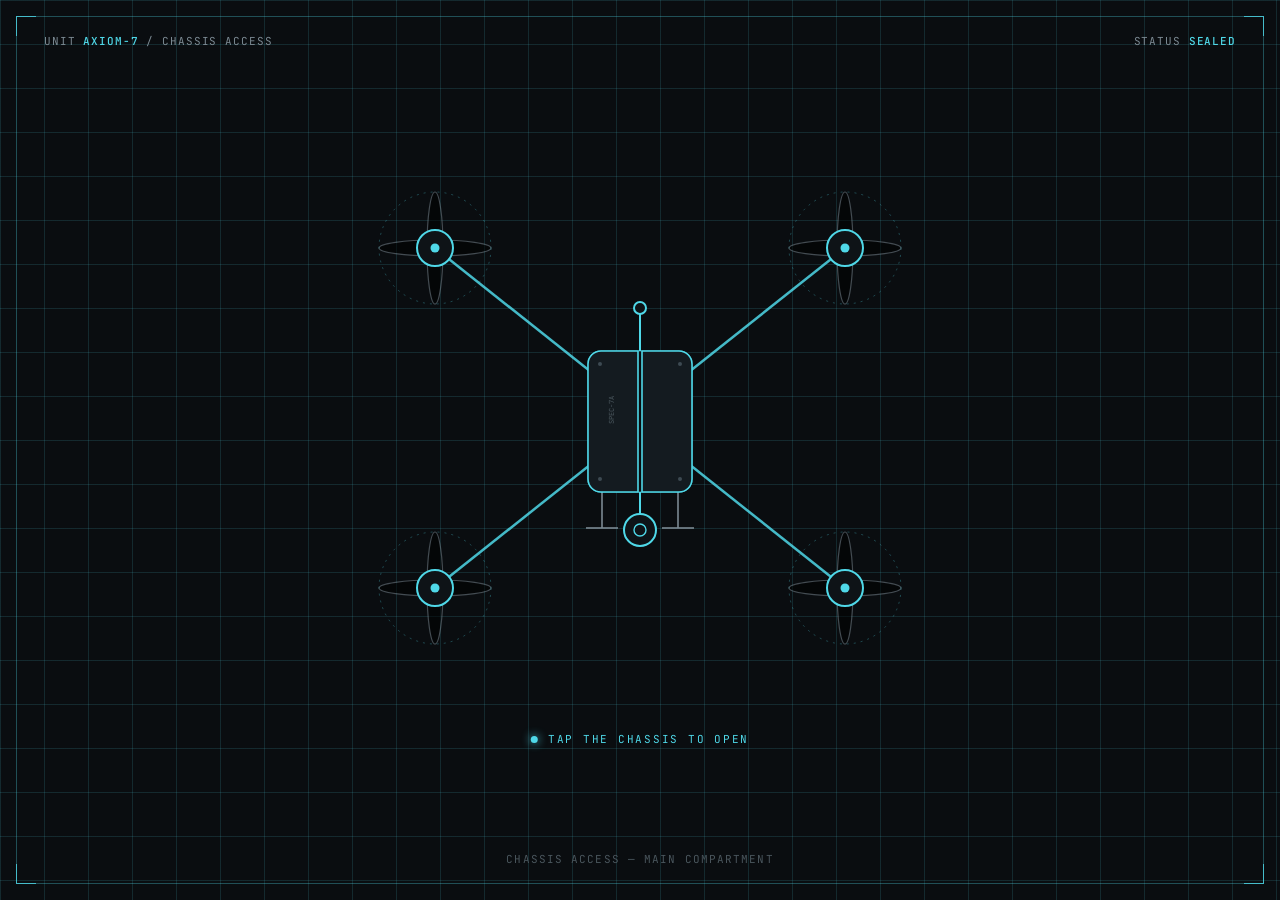
<file: axiom-7-touch-to-open.html>
<!DOCTYPE html>
<html lang="en">
<head>
<meta charset="UTF-8">
<meta name="viewport" content="width=device-width, initial-scale=1.0">
<title>AXIOM-7 — Touch to Open</title>
<link rel="preconnect" href="https://fonts.googleapis.com">
<link href="https://fonts.googleapis.com/css2?family=Space+Grotesk:wght@500;700&family=JetBrains+Mono:wght@400;500;600&display=swap" rel="stylesheet">
<style>
  :root{
    --bg:#0a0d10;
    --line: rgba(79,216,232,0.14);
    --line-strong: rgba(79,216,232,0.32);
    --cyan:#4fd8e8;
    --cyan-dim: rgba(79,216,232,0.55);
    --amber:#ff9142;
    --red:#ff5d6c;
    --text:#e8eef1;
    --text-dim:#7c8a93;
    --text-faint:#4a565d;
    --mono:'JetBrains Mono', monospace;
    --display:'Space Grotesk', sans-serif;
  }
  *{ margin:0; padding:0; box-sizing:border-box; }
  html,body{ height:100%; }
  body{
    background:var(--bg); color:var(--text);
    display:flex; align-items:center; justify-content:center;
    overflow:hidden; position:relative;
    background-image:
      linear-gradient(var(--line) 1px, transparent 1px),
      linear-gradient(90deg, var(--line) 1px, transparent 1px);
    background-size:44px 44px;
    font-family:var(--mono);
  }

  .frame{ position:absolute; inset:16px; border:1px solid var(--line-strong); pointer-events:none; }
  .corner{ position:absolute; width:20px; height:20px; border:1.5px solid var(--cyan); opacity:.8; }
  .corner.tl{ top:-1px; left:-1px; border-right:none; border-bottom:none; }
  .corner.tr{ top:-1px; right:-1px; border-left:none; border-bottom:none; }
  .corner.bl{ bottom:-1px; left:-1px; border-right:none; border-top:none; }
  .corner.br{ bottom:-1px; right:-1px; border-left:none; border-top:none; }

  .hud-top{
    position:absolute; top:34px; left:0; right:0;
    display:flex; justify-content:space-between; padding:0 44px;
    font-size:11px; letter-spacing:.08em; color:var(--text-dim);
  }
  .hud-top b{ color:var(--cyan); font-weight:500; }

  .stage{
    position:relative;
    width:min(88vw, 900px);
    aspect-ratio: 900/700;
  }

  .hint{
    position:absolute; left:50%; bottom:8%; transform:translateX(-50%);
    display:flex; align-items:center; gap:10px;
    font-size:11px; letter-spacing:.16em; color:var(--cyan);
    opacity:1; transition:opacity .5s ease;
    pointer-events:none;
  }
  .hint .pulse-dot{
    width:7px; height:7px; border-radius:50%; background:var(--cyan);
    box-shadow:0 0 10px var(--cyan);
    animation: blink 1.4s ease-in-out infinite;
  }
  @keyframes blink{ 0%,100%{opacity:1;} 50%{opacity:.25;} }
  .stage.opened .hint{ opacity:0; }

  svg{ width:100%; height:100%; overflow:visible; cursor:pointer; }

  /* shell panels */
  .shell{ transition: transform .7s cubic-bezier(.2,.85,.25,1), opacity .7s ease; transform-origin:center; }
  .shell.left{ transform: translate(0,0) rotate(0deg); }
  .shell.right{ transform: translate(0,0) rotate(0deg); }
  .stage.opened .shell.left{ transform: translate(-92px,-34px) rotate(-22deg); opacity:.12; }
  .stage.opened .shell.right{ transform: translate(92px,-34px) rotate(22deg); opacity:.12; }

  /* pcb + harness reveal */
  .reveal-layer{ opacity:0; transform:scale(.92); transform-origin:450px 320px; transition: opacity .5s ease .18s, transform .5s cubic-bezier(.2,.85,.25,1) .18s; }
  .stage.opened .reveal-layer{ opacity:1; transform:scale(1); }

  .trace{
    fill:none; stroke-linecap:round;
    transition: stroke-dashoffset .9s cubic-bezier(.3,.7,.2,1);
  }
  .trace:nth-of-type(1){ transition-delay:.05s; }
  .trace:nth-of-type(2){ transition-delay:.1s; }
  .trace:nth-of-type(3){ transition-delay:.15s; }
  .trace:nth-of-type(4){ transition-delay:.2s; }
  .trace:nth-of-type(5){ transition-delay:.3s; }
  .trace:nth-of-type(6){ transition-delay:.35s; }
  .trace:nth-of-type(7){ transition-delay:.4s; }
  .trace:nth-of-type(8){ transition-delay:.45s; }
  .trace:nth-of-type(9){ transition-delay:.55s; }
  .trace:nth-of-type(10){ transition-delay:.6s; }
  .stage.opened .trace{ stroke-dashoffset:0; }
  .pin{ opacity:0; transition: opacity .4s ease; }
  .stage.opened .pin{ opacity:1; transition-delay: 1.1s; }

  .tag{
    position:absolute; font-size:10.5px; letter-spacing:.05em; color:var(--text-dim);
    display:flex; align-items:center; gap:7px; white-space:nowrap;
    opacity:0; transition:opacity .5s ease;
    pointer-events:none;
  }
  .stage.opened .tag{ opacity:1; transition-delay:1.3s; }
  .tag .sw{ width:8px; height:8px; border-radius:2px; flex:none; }
  .tag b{ color:var(--text); font-weight:500; }

  .close-btn{
    position:absolute; top:34px; right:44px;
    font-family:var(--mono); font-size:10.5px; letter-spacing:.12em; color:var(--text-dim);
    border:1px solid var(--line-strong); padding:7px 14px; border-radius:100px;
    opacity:0; pointer-events:none; transition:opacity .4s ease; cursor:pointer;
    background:transparent;
  }
  .stage.opened ~ .close-btn{ opacity:1; pointer-events:auto; }
  .close-btn:hover{ color:var(--cyan); border-color:var(--cyan-dim); }

  .caption{
    position:absolute; bottom:34px; left:0; right:0; text-align:center;
    font-size:11px; color:var(--text-faint); letter-spacing:.1em;
  }
</style>
</head>
<body>

<div class="frame"><div class="corner tl"></div><div class="corner tr"></div><div class="corner bl"></div><div class="corner br"></div></div>

<div class="hud-top">
  <span>UNIT <b>AXIOM-7</b> / CHASSIS ACCESS</span>
  <span id="statusText">STATUS <b>SEALED</b></span>
</div>

<div class="stage" id="stage">

  <div class="hint"><span class="pulse-dot"></span>TAP THE CHASSIS TO OPEN</div>

  <svg viewBox="0 0 900 700" xmlns="http://www.w3.org/2000/svg">

    <!-- ===== STATIC AIRFRAME (arms, motors, props, gps, skids, gimbal) ===== -->
    <g stroke="#4fd8e8" stroke-width="2.5" opacity=".85">
      <line x1="415" y1="285" x2="245" y2="150"/>
      <line x1="485" y1="285" x2="655" y2="150"/>
      <line x1="415" y1="355" x2="245" y2="490"/>
      <line x1="485" y1="355" x2="655" y2="490"/>
    </g>
    <g stroke="#7c8a93" stroke-width="1.2" opacity=".5">
      <ellipse cx="245" cy="150" rx="56" ry="8"/><ellipse cx="245" cy="150" rx="8" ry="56"/>
      <ellipse cx="655" cy="150" rx="56" ry="8"/><ellipse cx="655" cy="150" rx="8" ry="56"/>
      <ellipse cx="245" cy="490" rx="56" ry="8"/><ellipse cx="245" cy="490" rx="8" ry="56"/>
      <ellipse cx="655" cy="490" rx="56" ry="8"/><ellipse cx="655" cy="490" rx="8" ry="56"/>
    </g>
    <g fill="none" stroke="rgba(79,216,232,.3)" stroke-width="1" stroke-dasharray="2 5">
      <circle cx="245" cy="150" r="56"/><circle cx="655" cy="150" r="56"/>
      <circle cx="245" cy="490" r="56"/><circle cx="655" cy="490" r="56"/>
    </g>
    <g>
      <circle cx="245" cy="150" r="18" fill="#0e1317" stroke="#4fd8e8" stroke-width="2"/>
      <circle cx="655" cy="150" r="18" fill="#0e1317" stroke="#4fd8e8" stroke-width="2"/>
      <circle cx="245" cy="490" r="18" fill="#0e1317" stroke="#4fd8e8" stroke-width="2"/>
      <circle cx="655" cy="490" r="18" fill="#0e1317" stroke="#4fd8e8" stroke-width="2"/>
      <circle cx="245" cy="150" r="4.5" fill="#4fd8e8"/><circle cx="655" cy="150" r="4.5" fill="#4fd8e8"/>
      <circle cx="245" cy="490" r="4.5" fill="#4fd8e8"/><circle cx="655" cy="490" r="4.5" fill="#4fd8e8"/>
    </g>
    <line x1="450" y1="255" x2="450" y2="215" stroke="#4fd8e8" stroke-width="2"/>
    <circle cx="450" cy="210" r="6" fill="#0e1317" stroke="#4fd8e8" stroke-width="2"/>
    <g stroke="#7c8a93" stroke-width="1.6">
      <line x1="412" y1="392" x2="412" y2="430"/><line x1="488" y1="392" x2="488" y2="430"/>
      <line x1="396" y1="430" x2="428" y2="430"/><line x1="472" y1="430" x2="504" y2="430"/>
    </g>
    <line x1="450" y1="392" x2="450" y2="418" stroke="#4fd8e8" stroke-width="2"/>
    <circle cx="450" cy="432" r="16" fill="#0e1317" stroke="#4fd8e8" stroke-width="2"/>
    <circle cx="450" cy="432" r="6" fill="none" stroke="#4fd8e8" stroke-width="1.4"/>

    <!-- ===== CHASSIS BASE (always visible, sits under everything) ===== -->
    <rect x="398" y="253" width="104" height="141" rx="13" fill="#0b0f12" stroke="rgba(79,216,232,.4)" stroke-width="1.5"/>

    <!-- ===== REVEAL LAYER: PCB + HARNESS (hidden until opened) ===== -->
    <g class="reveal-layer">

      <!-- harness wires: motors — drooping cable bundle, routed away from the straight structural arm so each strand reads clearly -->
      <path class="trace" d="M404,308 C330,400 260,330 249,154" stroke="#ff5d6c" stroke-width="2.1" pathLength="100" stroke-dasharray="100" stroke-dashoffset="100"/>
      <path class="trace" d="M404,318 C345,380 275,300 241,154" stroke="#4fd8e8" stroke-width="1.2" pathLength="100" stroke-dasharray="100" stroke-dashoffset="100"/>
      <path class="trace" d="M496,308 C570,400 640,330 651,154" stroke="#ff5d6c" stroke-width="2.1" pathLength="100" stroke-dasharray="100" stroke-dashoffset="100"/>
      <path class="trace" d="M496,318 C555,380 625,300 659,154" stroke="#4fd8e8" stroke-width="1.2" pathLength="100" stroke-dasharray="100" stroke-dashoffset="100"/>
      <path class="trace" d="M404,332 C330,240 260,310 249,486" stroke="#5a6870" stroke-width="2.1" pathLength="100" stroke-dasharray="100" stroke-dashoffset="100"/>
      <path class="trace" d="M404,342 C345,270 275,340 241,486" stroke="#4fd8e8" stroke-width="1.2" pathLength="100" stroke-dasharray="100" stroke-dashoffset="100"/>
      <path class="trace" d="M496,332 C570,240 640,310 651,486" stroke="#5a6870" stroke-width="2.1" pathLength="100" stroke-dasharray="100" stroke-dashoffset="100"/>
      <path class="trace" d="M496,342 C555,270 625,340 659,486" stroke="#4fd8e8" stroke-width="1.2" pathLength="100" stroke-dasharray="100" stroke-dashoffset="100"/>

      <!-- gps line -->
      <path class="trace" d="M450,258 C450,242 450,228 450,218" stroke="#ffcf6a" stroke-width="2" pathLength="100" stroke-dasharray="100" stroke-dashoffset="100"/>
      <!-- gimbal / camera signal -->
      <path class="trace" d="M450,388 C450,402 450,410 450,420" stroke="#ff9142" stroke-width="2.2" pathLength="100" stroke-dasharray="100" stroke-dashoffset="100"/>

      <!-- PCB board -->
      <rect x="410" y="263" width="80" height="120" rx="6" fill="#0c1a14" stroke="#2f7a55" stroke-width="1.4"/>
      <!-- copper traces on board -->
      <g fill="none" stroke="#d4af5a" stroke-width="1" opacity=".85">
        <path d="M420,275 h26 v10 h14"/>
        <path d="M420,292 h18 v18 h22"/>
        <path d="M470,278 v20 h-10 v14"/>
        <path d="M424,330 h50"/>
        <path d="M424,344 h34 v12 h16"/>
        <path d="M436,362 h28"/>
      </g>
      <!-- ICs -->
      <rect x="424" y="278" width="18" height="18" rx="2" fill="#0e1317" stroke="#4fd8e8" stroke-width="1"/>
      <rect x="452" y="296" width="22" height="14" rx="2" fill="#0e1317" stroke="#4fd8e8" stroke-width="1"/>
      <rect x="424" y="316" width="14" height="14" rx="2" fill="#0e1317" stroke="#ff9142" stroke-width="1"/>
      <circle cx="466" cy="352" r="7" fill="#0e1317" stroke="#4fd8e8" stroke-width="1"/>
      <text x="450" y="376" text-anchor="middle" font-family="JetBrains Mono" font-size="6.5" fill="#4a565d" letter-spacing="0.5">FC-MAIN R3</text>

      <!-- connector pins (glow dots at endpoints) -->
      <circle class="pin" cx="249" cy="154" r="3.5" fill="#ff5d6c" style="filter:drop-shadow(0 0 4px #ff5d6c)"/>
      <circle class="pin" cx="651" cy="154" r="3.5" fill="#ff5d6c" style="filter:drop-shadow(0 0 4px #ff5d6c)"/>
      <circle class="pin" cx="249" cy="486" r="3.5" fill="#8a97a0"/>
      <circle class="pin" cx="651" cy="486" r="3.5" fill="#8a97a0"/>
      <circle class="pin" cx="450" cy="218" r="4" fill="#ffcf6a" style="filter:drop-shadow(0 0 4px #ffcf6a)"/>
      <circle class="pin" cx="450" cy="420" r="4" fill="#ff9142" style="filter:drop-shadow(0 0 4px #ff9142)"/>

      <!-- traveling signal pulse -->
      <circle r="3" fill="#4fd8e8" style="filter:drop-shadow(0 0 5px #4fd8e8)">
        <animateMotion dur="2.2s" repeatCount="indefinite" path="M404,318 C345,380 275,300 241,154"/>
      </circle>
    </g>

    <!-- ===== SHELL PANELS (cover the chassis, slide open) ===== -->
    <g class="shell left">
      <path d="M398,266 a13,13 0 0 1 13,-13 h37 v141 h-37 a13,13 0 0 1 -13,-13 z" fill="#141b20" stroke="#4fd8e8" stroke-width="1.6"/>
      <circle cx="410" cy="266" r="2" fill="#3d4a52"/>
      <circle cx="410" cy="381" r="2" fill="#3d4a52"/>
      <line x1="450" y1="258" x2="450" y2="389" stroke="#0a0d10" stroke-width="2"/>
      <text x="424" y="326" font-family="JetBrains Mono" font-size="7" fill="#4a565d" transform="rotate(-90 424 326)">SPEC-7A</text>
    </g>
    <g class="shell right">
      <path d="M502,266 a13,13 0 0 0 -13,-13 h-37 v141 h37 a13,13 0 0 0 13,-13 z" fill="#141b20" stroke="#4fd8e8" stroke-width="1.6"/>
      <circle cx="490" cy="266" r="2" fill="#3d4a52"/>
      <circle cx="490" cy="381" r="2" fill="#3d4a52"/>
    </g>
  </svg>

  <!-- labels -->
  <div class="tag" style="left:44%; top:36%; transform:translate(-100%,-50%);">
    <span class="sw" style="background:#2f7a55;"></span><b>PCB</b>&nbsp;— flight controller board
  </div>
  <div class="tag" style="left:20%; top:24%; transform:translate(-100%,-50%);">
    <span class="sw" style="background:#ff5d6c;"></span>power line — <b>motor 1</b>
  </div>
  <div class="tag" style="left:80%; top:24%; transform:translate(0,-50%);">
    <span class="sw" style="background:#4fd8e8;"></span>signal bus — <b>ESC</b>
  </div>
  <div class="tag" style="left:50%; top:12%; transform:translate(-50%,0);">
    <span class="sw" style="background:#ffcf6a;"></span><b>GPS</b> feed line
  </div>
  <div class="tag" style="left:50%; top:66%; transform:translate(-50%,0);">
    <span class="sw" style="background:#ff9142;"></span><b>Gimbal</b> video signal
  </div>
</div>

<button class="close-btn" id="closeBtn">✕ CLOSE PANEL</button>
<div class="caption">CHASSIS ACCESS — MAIN COMPARTMENT</div>

<script>
  const stage = document.getElementById('stage');
  const status = document.getElementById('statusText');
  const closeBtn = document.getElementById('closeBtn');

  function setOpen(open){
    stage.classList.toggle('opened', open);
    status.innerHTML = open ? 'STATUS <b style="color:#ff9142">OPEN</b>' : 'STATUS <b>SEALED</b>';
  }

  stage.querySelector('svg').addEventListener('click', () => {
    setOpen(!stage.classList.contains('opened'));
  });
  closeBtn.addEventListener('click', (e) => { e.stopPropagation(); setOpen(false); });
</script>

</body>
</html>
</file>
